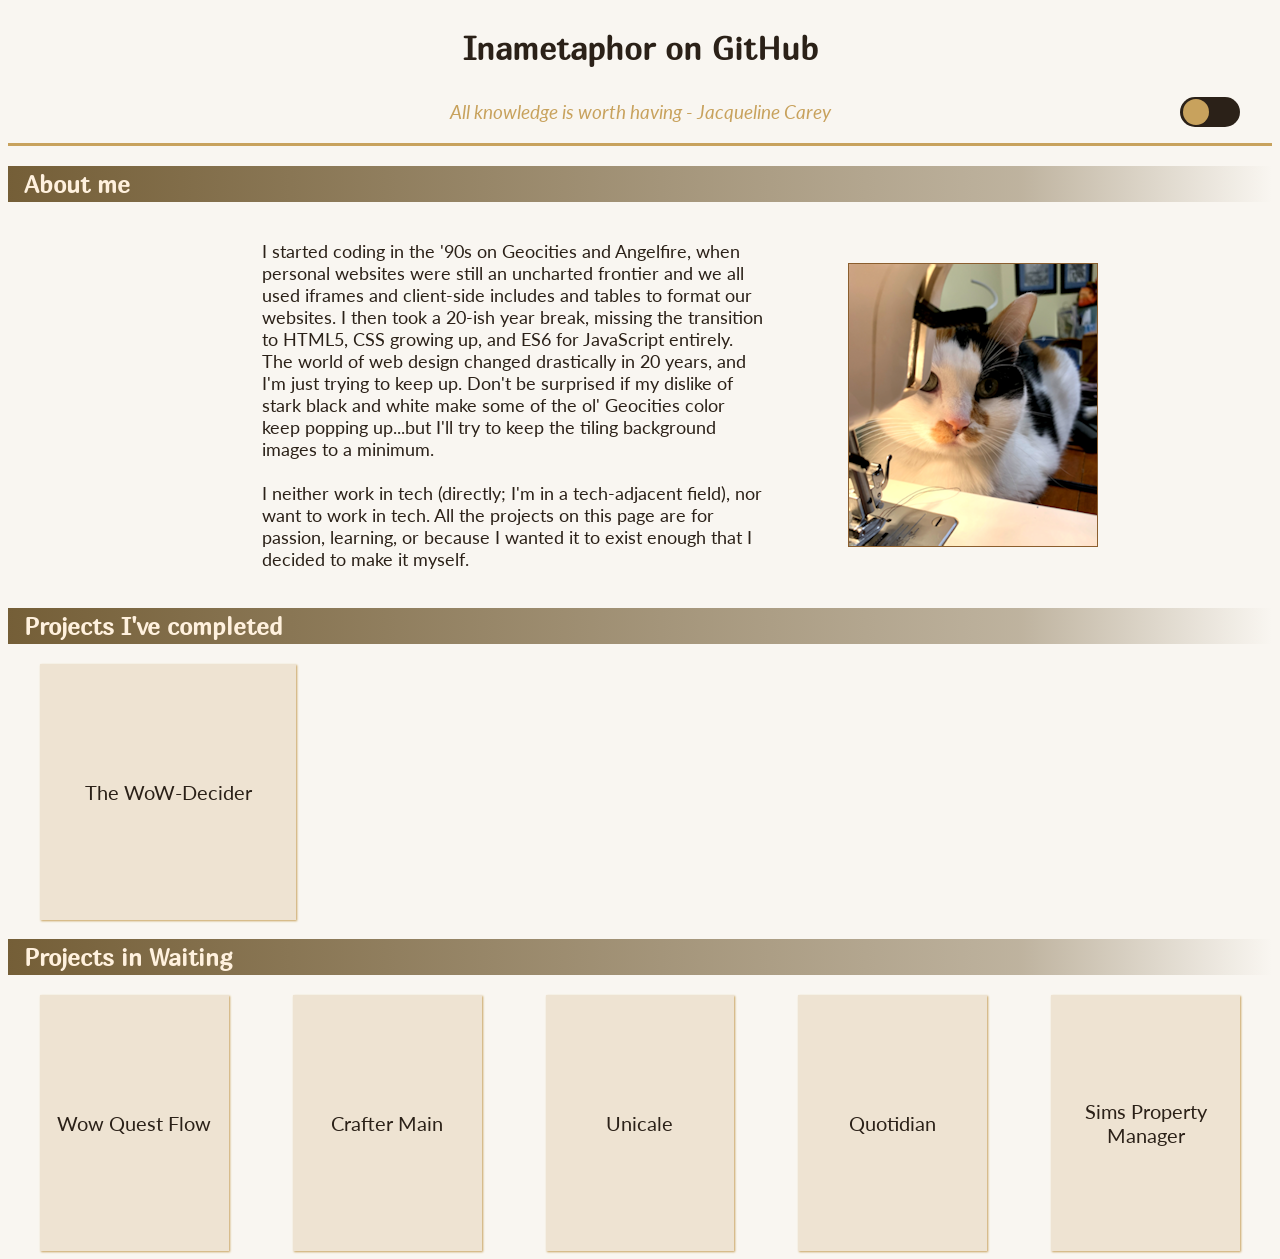
<file: index.html>
<!DOCTYPE html>
<html>
    <head>
        <title>Inametaphor on Github</title>
        <link href="styles.css" rel="stylesheet">
        <link rel="preconnect" href="https://fonts.googleapis.com">
        <link rel="preconnect" href="https://fonts.gstatic.com" crossorigin>
        <link href="https://fonts.googleapis.com/css2?family=Lato:ital,wght@0,100;0,300;0,400;0,700;0,900;1,100;1,300;1,400;1,700;1,900&family=Marmelad&display=swap" rel="stylesheet">
        <meta name="viewport" content="width=device-width, initial-scale=1.0">
    </head>
    <body>
        <header>
            <h1>Inametaphor on GitHub</h1>
                <div class="spacer">&emsp;</div>
                <div class="quote">All knowledge is worth having - Jacqueline Carey</div>
                <div class="toggle">
                    <label class="switch">
                    <input type="checkbox" id="toggle">
                    <span class="slider round"></span>
                    </label>
            </div>
            <div class="divider"></div>
</label>
        </header>
        <main>
            <section class="about-me">
                <h2>About me</h2>
                <div class="about-container">
                    <p class="profile">I started coding in the '90s on Geocities and Angelfire, when personal websites were still an uncharted frontier and we all used iframes and client-side includes and tables to format our websites. I then took a 20-ish year break, missing the transition to HTML5, CSS growing up, and ES6 for JavaScript entirely. The world of web design changed drastically in 20 years, and I'm just trying to keep up. Don't be surprised if my dislike of stark black and white make some of the ol' Geocities color keep popping up...but I'll try to keep the tiling background images to a minimum.
                    <br />&emsp;<br />
                    I neither work in tech (directly; I'm in a tech-adjacent field), nor want to work in tech. All the projects on this page are for passion, learning, or because I wanted it to exist enough that I decided to make it myself.</p>
                    <img src="sewing-cat.png" class="cat" alt="a calico cat with a piratical black patch over one eye staring curiously toward the camera from behind a sewing machine">
                </div>
            </section>  

            <section class="projects">
                <h2>Projects I've completed</h2>
                <div class="card-container">
                    <p class="card"><a href="https://inametaphor.github.io/wow-decider/">The WoW-Decider</a></p>
                </div>
            </section>

            <section class="planning">
                <h2>Projects in Waiting</h2>
                <div class="card-container">
                    <p class="card">Wow Quest Flow</p>
                    <p class="card">Crafter Main</p>
                    <p class="card">Unicale</p>
                    <p class="card">Quotidian</p>
                    <p class="card">Sims Property Manager</p>
                </div>
            </section>
        </main>
    <script src="scripts.js"></script>
    </body>
    <footer>
    </footer>
</html>
</file>
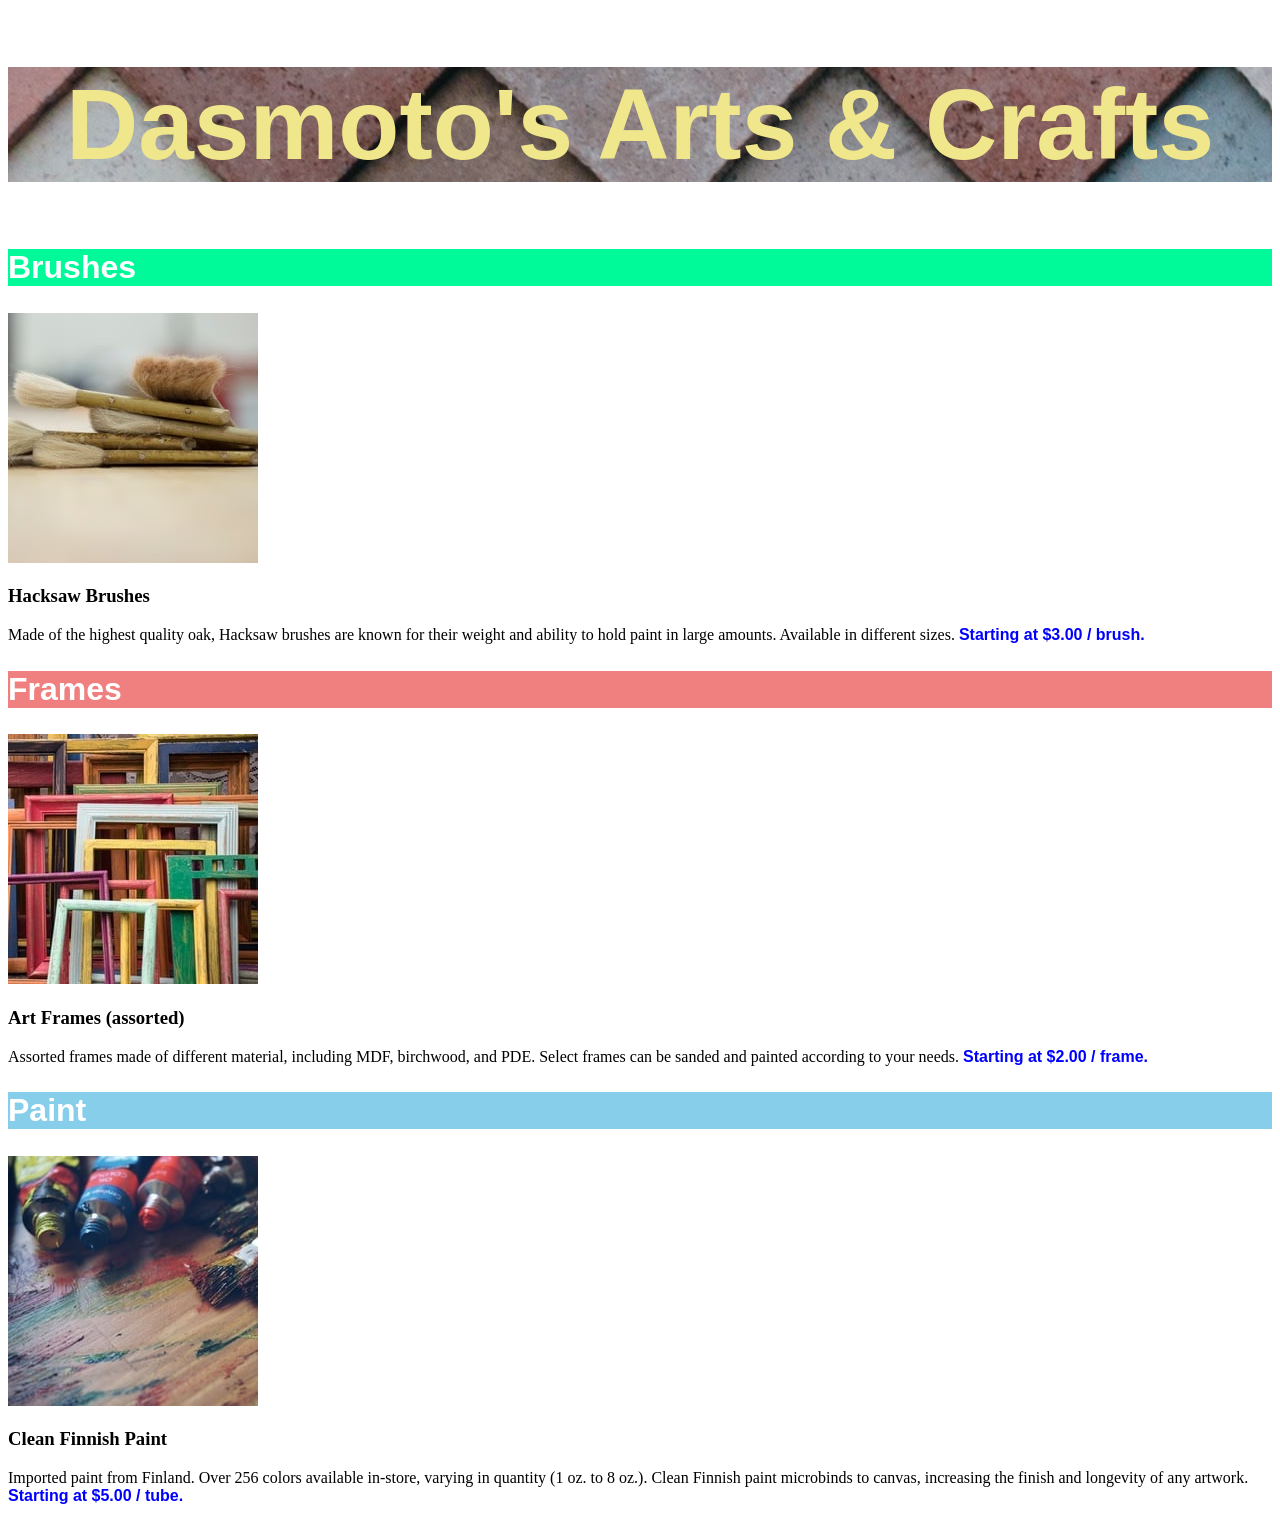
<file: projects/Dasmoto/index.html>
<!DOCTYPE html>
<html>
    <head>
        <title>Dasmoto's Arts & Crafts</title>
        <link href="./style.css" type="text/css" rel="stylesheet">
    </head>
    <body>
        <h1>Dasmoto's Arts & Crafts</h1>
            <h2 style="background-color: mediumspringgreen;">Brushes</h2>
                <img src="./images/hacksaw.jpeg">
                <h3>Hacksaw Brushes</h3>
                <P>Made of the highest quality oak, Hacksaw brushes are known for their weight and ability to hold paint in large amounts. Available in different sizes. <span class="price">Starting at $3.00 / brush.</span></P>
            <h2 style="background-color: lightcoral;">Frames</h2>
                <img src="./images/frames.jpeg">
                <h3>Art Frames (assorted)</h3>
                <p>Assorted frames made of different material, including MDF, birchwood, and PDE. Select frames can be sanded and painted according to your needs. <span class="price">Starting at $2.00 / frame.</span></p>
            <h2 style="background-color: skyblue;">Paint</h2>
                <img src="./images/finnish.jpeg">
                <h3>Clean Finnish Paint</h3>
                <p>Imported paint from Finland. Over 256 colors available in-store, varying in quantity (1 oz. to 8 oz.). Clean Finnish paint microbinds to canvas, increasing the finish and longevity of any artwork. <span class="price">Starting at $5.00 / tube.</span></p>
    </body>
</html>
</file>
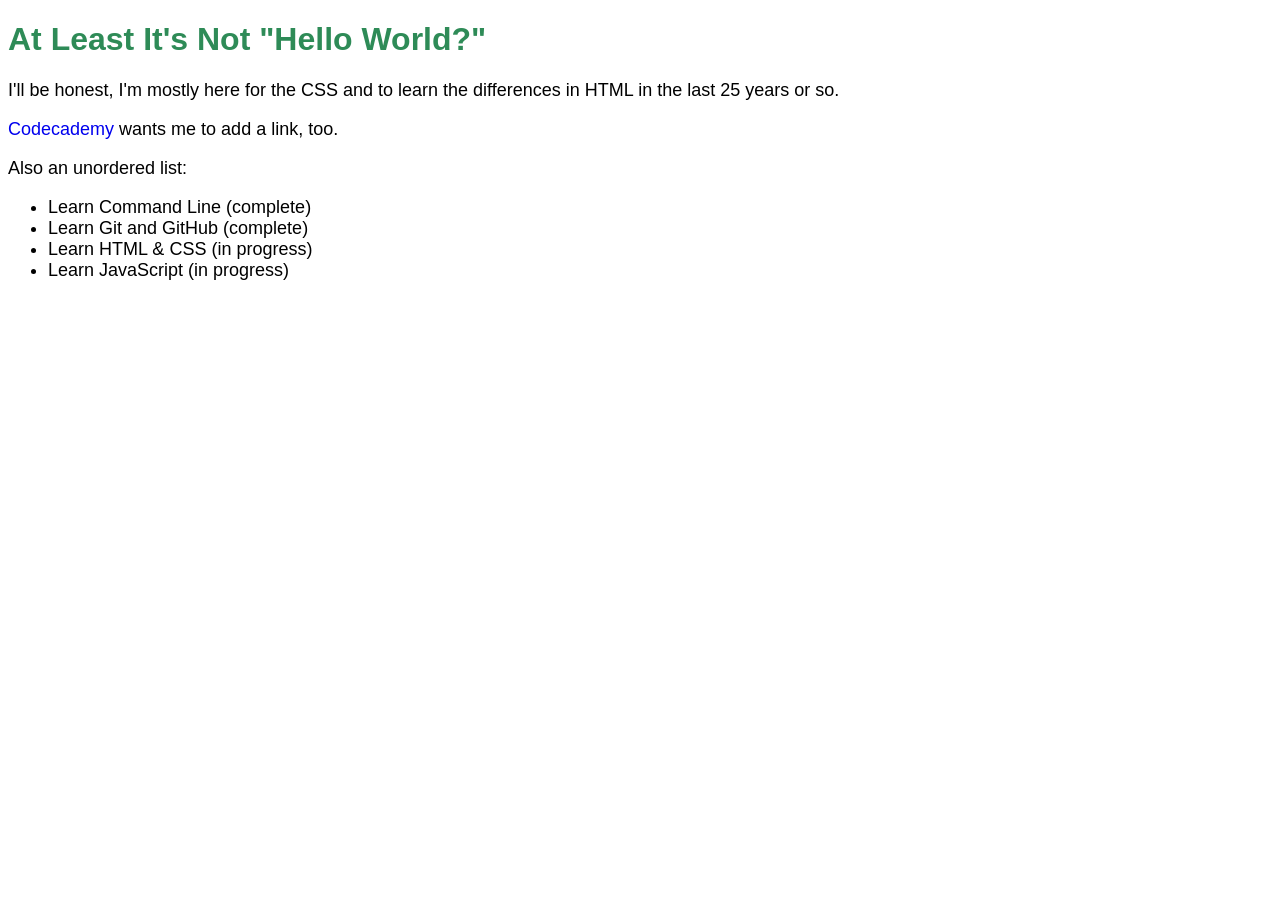
<file: projects/DevProject/index.html>
<!DOCTYPE html>
<html>
<head>
  <title>At Least It's Not "Hello World?"</title>
  <link href="./resources/css/index.css" type="text/css" rel="stylesheet">
</head>
<body>
    <h1>At Least It's Not "Hello World?"</h1>
    <p>I'll be honest, I'm mostly here for the CSS and to learn the differences in HTML in the last 25 years or so.</p>
    <p><a href="http://https://www.codecademy.com/learn">Codecademy</a> wants me to add a link, too.</p>
    <p>Also an unordered list:</p>
    <ul>
        <li>Learn Command Line (complete)</li>
        <li>Learn Git and GitHub (complete)</li>
        <li>Learn HTML & CSS (in progress)</li>
        <li>Learn JavaScript (in progress)</li>
    </ul>

</body>
</html>
</file>
<file: styles.css>
:root {
    --background: #F9F6F1;
    --text: #2B2118;
    --accent-text: #664E23;
    --link: #8B5E2E;
    --accent: #C8A25D;
    --cards: #EEE3D2;
    --header: linear-gradient(to right, rgba(102, 78, 35, 0.9), rgba(102, 78, 35, 0.4) 80%, rgba(102, 78, 35, 0));
    --header-text: #FFF1DE;
}

[data-theme="dark"] {
    --background: #080706;
    --text: #E9E3DA;
    --accent-text: #EEE3D2;
    --link: #C8A25D;
    --accent: #7e6028;
    --cards: #2C241C;
    --header: linear-gradient(to right, rgba(241, 209, 161, 0.85), rgba(241, 209, 161, 0.4) 80%, rgba(241, 209, 161, 0));
    --header-text: #2b2119;
}

body {
    background-color: var(--background); 
    color: var(--text);
    font-family: 'Lato', sans-serif;
}

header {
    display: grid;
    grid-template-columns: 1fr 2fr 1fr;
    gap: 0.5rem;
    grid-template-areas: 
        "title  title  title"
        "spacer quote toggle"
        "divider divider divider";
    align-items: center;
    justify-content: center;
}

h1 {
    text-align: center;
    font-family: 'Marmelad', sans-serif;
    grid-area: title;
}

.spacer {
    display: inline-block;
    grid-area: spacer;
}

.quote {
    font-family: 'Lato',sans-serif;
    font-size: 1.2rem;
    font-style: italic;
    color: #C8A25D;
    display: inline-block;
    justify-self: center;
    grid-area: quote;
}

/* START mode switch */
.toggle {
    justify-self: right;
    padding-right: 2rem;
    grid-area: toggle;
}

.switch {
  position: relative;
  display: inline-block;
  width: 60px;
  height: 30px;
}

.switch input {
  opacity: 0;
  width: 0;
  height: 0;
}

.slider {
  position: absolute;
  cursor: pointer;
  top: 0;
  left: 0;
  right: 0;
  bottom: 0;
  background-color: #2B2118;
  -webkit-transition: .4s;
  transition: .4s;
}

.slider:before {
  position: absolute;
  content: "";
  height: 26px;
  width: 26px;
  left: 3px;
  bottom: 2px;
  background-color: var(--accent);
  -webkit-transition: .4s;
  transition: .4s;
}

input:checked + .slider {
  background-color: #E9E3DA;
}

input:focus + .slider {
  box-shadow: 0 0 1px #C8A25D;
}

input:checked + .slider:before {
  -webkit-transform: translateX(28px);
  -ms-transform: translateX(28px);
  transform: translateX(28px);
}

.slider.round {
  border-radius: 34px;
}

.slider.round:before {
  border-radius: 50%;
} 
/* END mode switch */

.divider {
    padding-bottom: 0.5rem;
    border-bottom: 3px solid var(--accent);
    position: sticky;
    grid-area: divider;
}

h2 {
    font-family: 'Marmelad', sans-serif;
    background-image: var(--header);
    color: var(--header-text);
    padding: 0.25rem 1rem;
}

.about-container {
    display:flex;
    justify-content: center;
    align-items: center;
}

.profile {
    max-width: 40%;
    padding: 0 5rem;
    display: inline-flex;
    font-size: 1.125rem;
}

.cat {
    display: inline-flex;
    border: 1px solid var(--link);
}

.card-container {
    display: flex;
    justify-content: flex-start;
    align-items: center;
}

.card {
    height: 16rem;
    width: 16rem;
    background-color: var(--cards);
    display: inline-flex;
    text-align: center;
    font-size: 1.25rem;
    justify-content: center;
    align-items: center;
    margin: 0 2rem;
    box-shadow: 1px 1px 2px var(--accent);
    transition: box-shadow 0.15s ease, top 0.1s ease, right 0.1s ease;
    cursor: pointer;
}

.card:hover {
    box-shadow:
    -2px -1px 2px rgba(200, 162, 93, 0.55),
    4px 3px 5px rgba(200, 162, 93, 0.7);
}

.card:active {
    box-shadow:
    inset -2px -2px 6px rgba(0,0,0,0.3),
    inset 2px 2px 6px rgba(255,255,255,0.1);
    position: relative;
    top: 3px;
    right: 3px;
}

.card:focus-within {
  box-shadow:
    -2px -1px 2px rgba(200,162,93,.55),
    4px 3px 5px rgba(200,162,93,.7);
    position: relative;
    top: 3px;
    right: 3px;
}

.card a {
    color: var(--text);
    text-decoration: none;
}

.card:focus-visible,
.card a:focus-visible {
  outline: 2px solid var(--accent);
  outline-offset: 4px;
}


@media only screen and (max-width: 600px) { 
    header {
        grid-template-columns: 1fr;
        grid-template-areas: 
            "title"
            "quote"
            "divider"
            "toggle";
    }

    .spacer {
        display: none;
    }

    .quote {
        font-size: 1.1rem;
    }

    .toggle {
        transform: scale(0.7);
    }

    .about-container { 
        flex-direction: column-reverse; 
    } 
    .profile { 
        width: 100%; 
        text-align: left;
    } 
    .card-container { 
        flex-direction: column; 
        justify-content: center; 
    } 
    .card { 
        margin: 2rem auto; 
        justify-self: center; 
    } 
    .card:active { 
        box-shadow: -2px -1px 2px rgba(200, 162, 93, 0.55), 
        4px 3px 5px rgba(200, 162, 93, 0.7), 
    } 
}
</file>
<file: projects/Dasmoto/style.css>
h1{
    font-family: Helvetica;
    font-size: 100px;
    font-weight: bold;
    color: khaki;
    text-align: center;
    background-image: url('./images/pattern.jpeg')
}

h2{
    font-family: Helvetica;
    font-size: 32px;
    font-weight: bold;
    color: white;
}

.price{
    font-family: Helvetica;
    font-weight: bold;
    color: blue;
}
</file>
<file: projects/DevProject/resources/css/index.css>
* {
  font-family: Helvetica, Arial, sans-serif;
}


h1 {
  color: SeaGreen;
}


p, 
li {
  font-size: 18px;
}


a {
  text-decoration: none;
}
</file>
